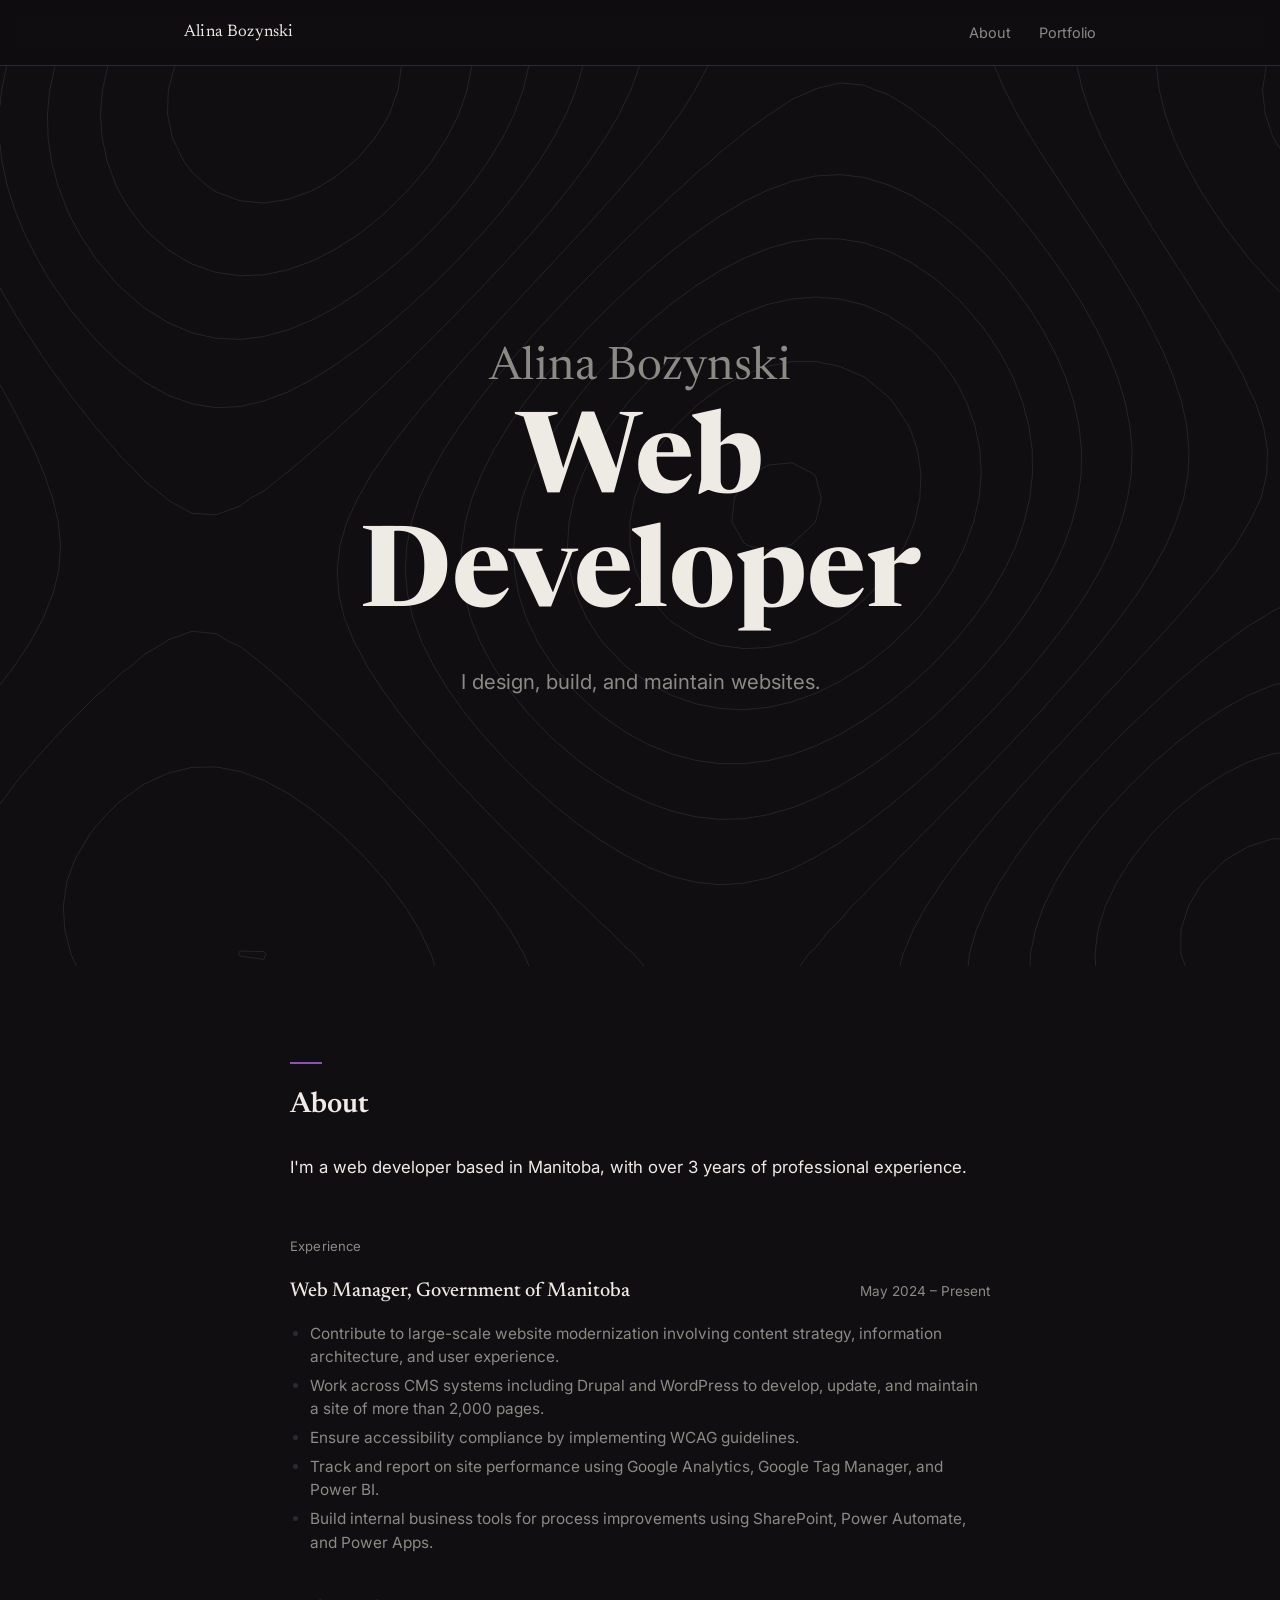
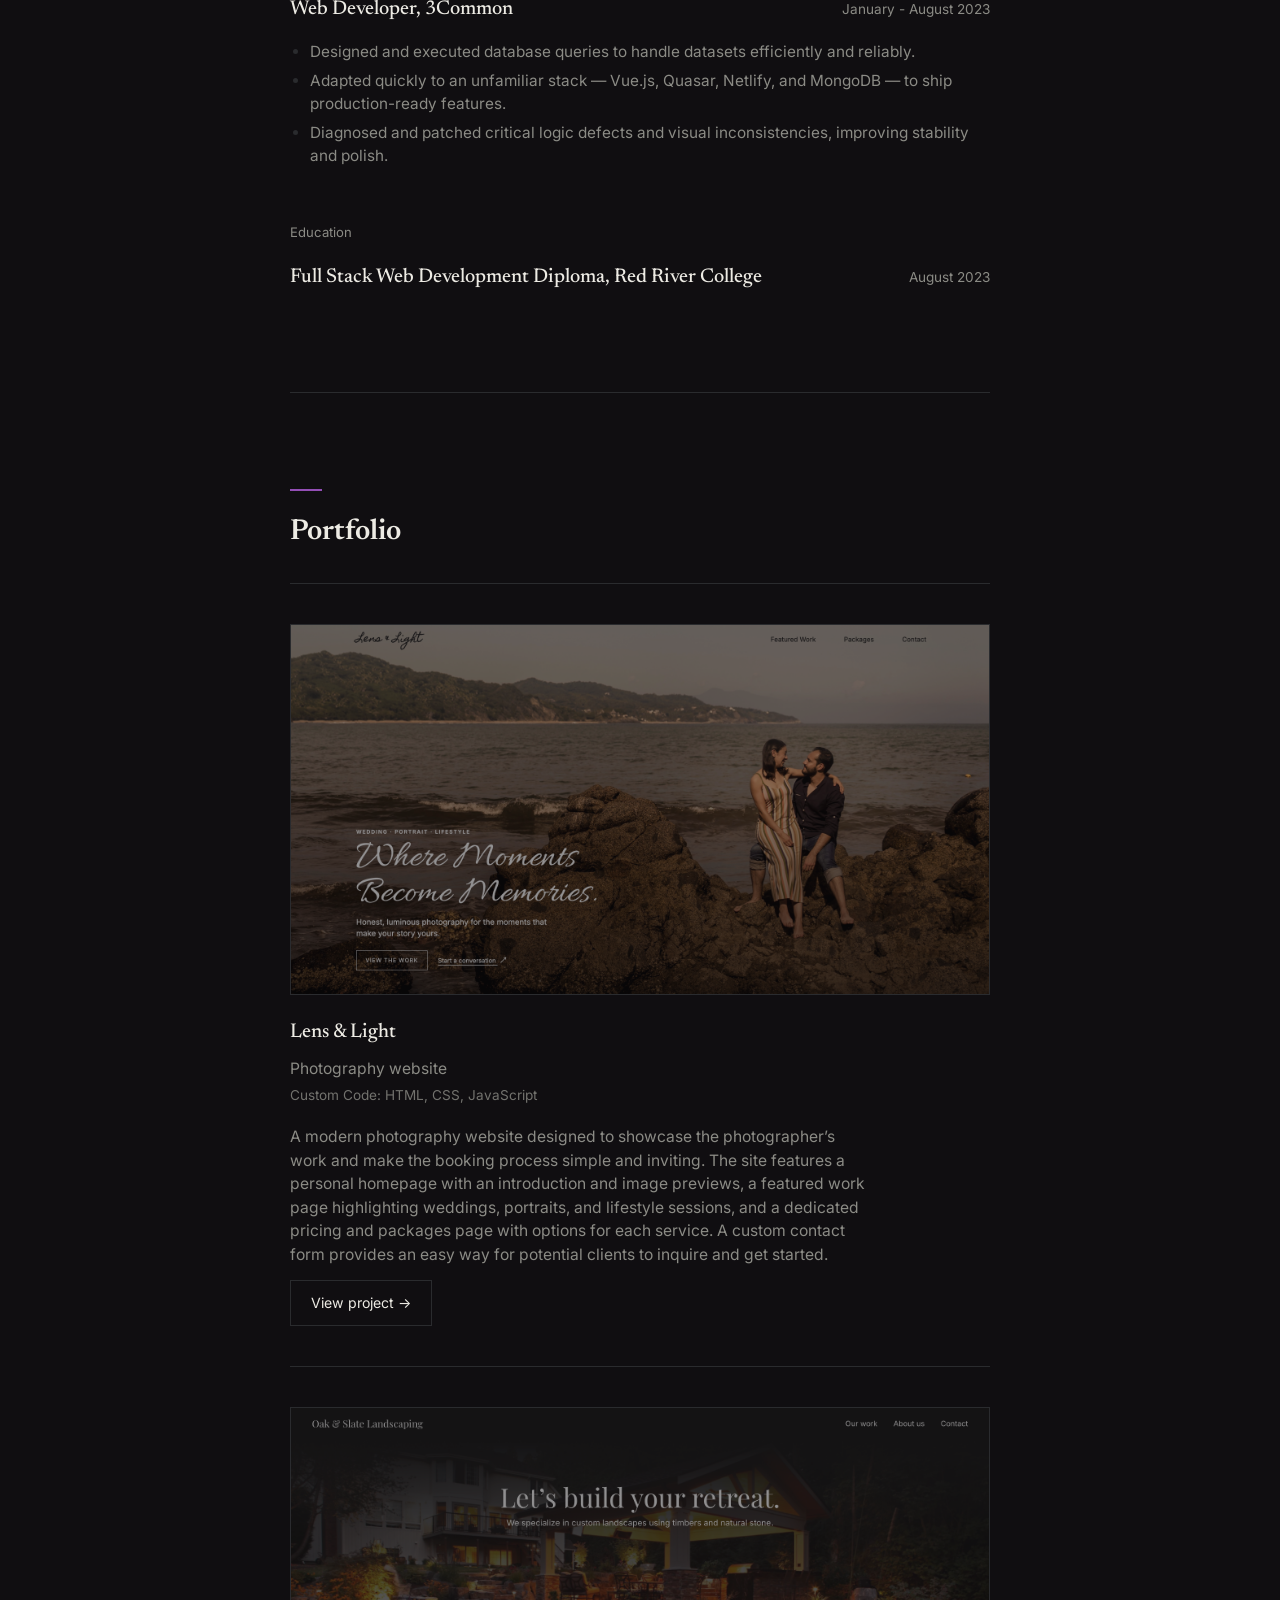
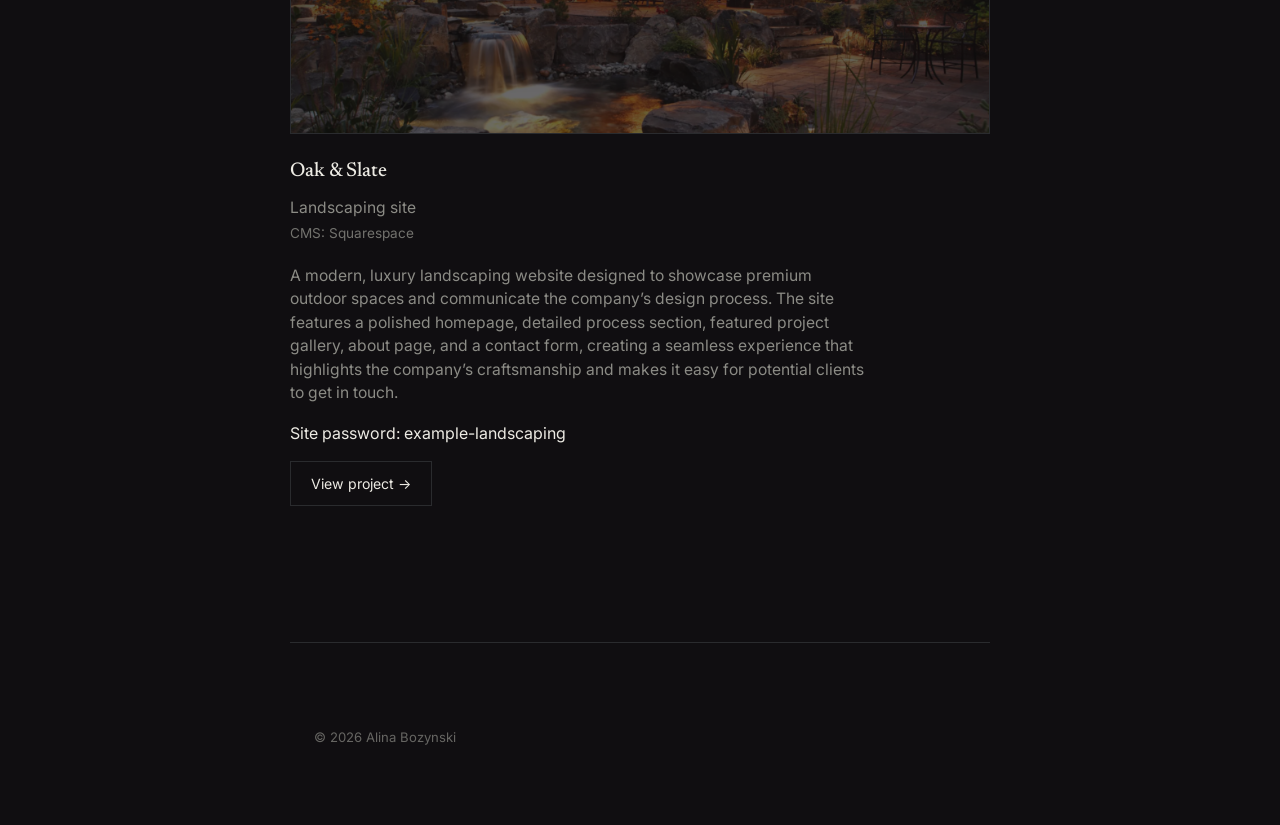
<file: index.html>
<!DOCTYPE html>
<html lang="en">
<head>
  <meta charset="UTF-8">
  <meta name="viewport" content="width=device-width, initial-scale=1.0">
  <title>Alina Bozynski — Web Developer</title>
  <meta name="description" content="Alina Bozynski, web developer — website design, development, analytics, and CMS.">
  <link rel="preconnect" href="https://fonts.googleapis.com">
  <link rel="preconnect" href="https://fonts.gstatic.com" crossorigin>
  <link href="https://fonts.googleapis.com/css2?family=Newsreader:ital,wght@0,400;0,500;0,600;0,700;1,400&family=Inter:wght@400;500;600&display=swap" rel="stylesheet">
  <link rel="stylesheet" href="styles.css" >
</head>
<body>

<nav>
  <div class="nav-inner">
    <a class="nav-name" href="#">Alina Bozynski</a>
    <div class="nav-links">
      <a href="#about">About</a>
      <a href="#portfolio">Portfolio</a>
    </div>
  </div>
</nav>

<section class="hero" id="hero">
  <canvas id="contour-canvas" aria-hidden="true"></canvas>
  <div class="hero-inner">
    <p class="hero-name">Alina Bozynski</p>
    <h1 class="hero-title">Web Developer</h1>
    <p class="hero-line">I design, build, and maintain websites.</p>
  </div>
  <div class="scroll-cue"></div>
</section>

<main>
  <section id="about">
    <div class="section-mark"></div>
    <h2>About</h2>
    <p class="bio">I'm a web developer based in Manitoba, with over 3 years of professional experience.</p>

    <p class="subhead">Experience</p>

    <div class="role">
      <div class="role-head">
        <h3>Web Manager, Government of Manitoba</h3>
        <span class="role-dates">May 2024 – Present</span>
      </div>
      <ul>
        <li>Contribute to large-scale website modernization involving content strategy, information architecture, and user experience.</li>
        <li>Work across CMS systems including Drupal and WordPress to develop, update, and maintain a site of more than 2,000 pages.</li>
        <li>Ensure accessibility compliance by implementing WCAG guidelines.</li>
        <li>Track and report on site performance using Google Analytics, Google Tag Manager, and Power BI.</li>
        <li>Build internal business tools for process improvements using SharePoint, Power Automate, and Power Apps.</li>
      </ul>
    </div>

    <div class="role">
      <div class="role-head">
        <h3>Web Developer, 3Common</h3>
        <span class="role-dates">January - August 2023</span>
      </div>
      <ul>
        <li>Designed and executed database queries to handle datasets efficiently and reliably.</li>
        <li>Adapted quickly to an unfamiliar stack — Vue.js, Quasar, Netlify, and MongoDB — to ship production-ready features.</li>
        <li>Diagnosed and patched critical logic defects and visual inconsistencies, improving stability and polish.</li>
      </ul>
    </div>

    <p class="subhead">Education</p>
    <div class="edu-item">
      <h3>Full Stack Web Development Diploma, Red River College</h3>
      <span class="edu-dates">August 2023</span>
    </div>
  </section>

  <section id="portfolio">
    <div class="section-mark"></div>
    <h2>Portfolio</h2>

    <div class="project">
      <div class="project-media"><span><img src="images/lens-and-light.png"></span></div>
      <h3>Lens &amp; Light</h3>
      <p class="project-desc type">Photography website</p>
      <p class="project-stack">Custom Code: HTML, CSS, JavaScript</p>
      <p class="project-desc">A modern photography website designed to showcase the photographer’s work and make the booking process simple and inviting. The site features a personal homepage with an introduction and image previews, a featured work page highlighting weddings, portraits, and lifestyle sessions, and a dedicated pricing and packages page with options for each service. A custom contact form provides an easy way for potential clients to inquire and get started.</p>
      <a class="btn" href="https://alinabozynski.github.io/Lens-Light-Photography/" target="_blank">View project -></a>
    </div>

    <div class="project">
      <div class="project-media"><span><img src="images/oak-and-slate.png"></span></div>
      <h3>Oak & Slate</h3>
      <p class="project-desc type">Landscaping site</p>
      <p class="project-stack">CMS: Squarespace</p>
      <p class="project-desc">
        A modern, luxury landscaping website designed to showcase premium outdoor spaces and communicate the company’s 
        design process. The site features a polished homepage, detailed process section, featured project gallery, about 
        page, and a contact form, creating a seamless experience that highlights the company’s craftsmanship and makes 
        it easy for potential clients to get in touch.
      </p>
      <p>Site password: example-landscaping</p>
      <a class="btn" href="https://coyote-greyhound-a3ay.squarespace.com" target="_blank">View project -></a>
    </div>

  </section>
</main>

<footer>
  <p class="footer-meta">&copy; 2026 Alina Bozynski</p>
</footer>

<script>
(function(){
  var canvas = document.getElementById('contour-canvas');
  var hero = document.getElementById('hero');
  var ctx = canvas.getContext('2d');
  var reduceMotion = window.matchMedia('(prefers-reduced-motion: reduce)').matches;

  var W = 0, H = 0, DPR = 1, cols = 0, rows = 0;
  var cellSize = 24;
  var heights = new Float32Array(0);

  var levels = [];
  (function buildLevels(){
    for (var L = -2.4; L <= 2.6; L += 0.35) levels.push(L);
  })();

  function resize(){
    var rect = hero.getBoundingClientRect();
    W = rect.width;
    H = rect.height;
    DPR = Math.min(window.devicePixelRatio || 1, 2);
    canvas.width = Math.floor(W * DPR);
    canvas.height = Math.floor(H * DPR);
    canvas.style.width = W + 'px';
    canvas.style.height = H + 'px';
    ctx.setTransform(DPR, 0, 0, DPR, 0, 0);
    cols = Math.ceil(W / cellSize);
    rows = Math.ceil(H / cellSize);
    heights = new Float32Array((cols + 1) * (rows + 1));
  }

  var mouseClientX = -9999, mouseClientY = -9999;
  var mouseLocalX = -9999, mouseLocalY = -9999;
  var mouseStrength = 0;

  function onMove(e){
    var p = (e.touches && e.touches[0]) ? e.touches[0] : e;
    mouseClientX = p.clientX;
    mouseClientY = p.clientY;
    ensureLoop();
  }
  window.addEventListener('pointermove', onMove, { passive: true });
  window.addEventListener('touchmove', onMove, { passive: true });
  document.addEventListener('mouseleave', function(){
    mouseClientX = -9999;
    mouseClientY = -9999;
    ensureLoop();
  });

  function computeHeights(){
    var idx = 0;
    for (var j = 0; j <= rows; j++){
      var y = j * cellSize;
      for (var i = 0; i <= cols; i++, idx++){
        var x = i * cellSize;
        var h = Math.sin(x * 0.006) * 0.9 +
                Math.cos(y * 0.007) * 0.7 +
                Math.sin((x + y) * 0.004) * 0.5;
        var dx = x - mouseLocalX, dy = y - mouseLocalY;
        var d2 = dx * dx + dy * dy;
        h += mouseStrength * 2.2 * Math.exp(-d2 / (2 * 160 * 160));
        heights[idx] = h;
      }
    }
  }

  function draw(){
    ctx.clearRect(0, 0, W, H);
    ctx.beginPath();
    ctx.strokeStyle = 'rgba(237, 235, 228, 0.11)';
    ctx.lineWidth = 1;

    var stride = cols + 1;
    var lo = levels[0], hi = levels[levels.length - 1];

    for (var j = 0; j < rows; j++){
      var y0 = j * cellSize, y1 = y0 + cellSize;
      var rowOff = j * stride, rowOffNext = (j + 1) * stride;
      for (var i = 0; i < cols; i++){
        var x0 = i * cellSize, x1 = x0 + cellSize;
        var tl = heights[rowOff + i];
        var tr = heights[rowOff + i + 1];
        var br = heights[rowOffNext + i + 1];
        var bl = heights[rowOffNext + i];

        var cmin = Math.min(tl, tr, br, bl);
        var cmax = Math.max(tl, tr, br, bl);
        if (cmax < lo || cmin > hi) continue;

        for (var k = 0; k < levels.length; k++){
          var level = levels[k];
          if (level < cmin || level > cmax) continue;

          var idx = 0;
          if (tl > level) idx |= 8;
          if (tr > level) idx |= 4;
          if (br > level) idx |= 2;
          if (bl > level) idx |= 1;
          if (idx === 0 || idx === 15) continue;

          var tx, ty, rx, ry, bx, by, lx, ly, tt;

          switch (idx){
            case 1: case 14:
              tt = (level - tl) / (bl - tl); lx = x0; ly = y0 + tt * (y1 - y0);
              tt = (level - bl) / (br - bl); bx = x0 + tt * (x1 - x0); by = y1;
              ctx.moveTo(lx, ly); ctx.lineTo(bx, by);
              break;
            case 2: case 13:
              tt = (level - bl) / (br - bl); bx = x0 + tt * (x1 - x0); by = y1;
              tt = (level - tr) / (br - tr); rx = x1; ry = y0 + tt * (y1 - y0);
              ctx.moveTo(bx, by); ctx.lineTo(rx, ry);
              break;
            case 3: case 12:
              tt = (level - tl) / (bl - tl); lx = x0; ly = y0 + tt * (y1 - y0);
              tt = (level - tr) / (br - tr); rx = x1; ry = y0 + tt * (y1 - y0);
              ctx.moveTo(lx, ly); ctx.lineTo(rx, ry);
              break;
            case 4: case 11:
              tt = (level - tl) / (tr - tl); tx = x0 + tt * (x1 - x0); ty = y0;
              tt = (level - tr) / (br - tr); rx = x1; ry = y0 + tt * (y1 - y0);
              ctx.moveTo(tx, ty); ctx.lineTo(rx, ry);
              break;
            case 6: case 9:
              tt = (level - tl) / (tr - tl); tx = x0 + tt * (x1 - x0); ty = y0;
              tt = (level - bl) / (br - bl); bx = x0 + tt * (x1 - x0); by = y1;
              ctx.moveTo(tx, ty); ctx.lineTo(bx, by);
              break;
            case 7: case 8:
              tt = (level - tl) / (tr - tl); tx = x0 + tt * (x1 - x0); ty = y0;
              tt = (level - tl) / (bl - tl); lx = x0; ly = y0 + tt * (y1 - y0);
              ctx.moveTo(tx, ty); ctx.lineTo(lx, ly);
              break;
            case 5:
              tt = (level - tl) / (tr - tl); tx = x0 + tt * (x1 - x0); ty = y0;
              tt = (level - tl) / (bl - tl); lx = x0; ly = y0 + tt * (y1 - y0);
              tt = (level - bl) / (br - bl); bx = x0 + tt * (x1 - x0); by = y1;
              tt = (level - tr) / (br - tr); rx = x1; ry = y0 + tt * (y1 - y0);
              ctx.moveTo(tx, ty); ctx.lineTo(lx, ly);
              ctx.moveTo(bx, by); ctx.lineTo(rx, ry);
              break;
            case 10:
              tt = (level - tl) / (tr - tl); tx = x0 + tt * (x1 - x0); ty = y0;
              tt = (level - tr) / (br - tr); rx = x1; ry = y0 + tt * (y1 - y0);
              tt = (level - bl) / (br - bl); bx = x0 + tt * (x1 - x0); by = y1;
              tt = (level - tl) / (bl - tl); lx = x0; ly = y0 + tt * (y1 - y0);
              ctx.moveTo(tx, ty); ctx.lineTo(rx, ry);
              ctx.moveTo(bx, by); ctx.lineTo(lx, ly);
              break;
          }
        }
      }
    }
    ctx.stroke();
  }

  var rafId = null;

  function ensureLoop(){
    if (!reduceMotion && rafId === null) rafId = requestAnimationFrame(frame);
  }

  function frame(){
    rafId = null;

    var rect = hero.getBoundingClientRect();
    var targetX = mouseClientX - rect.left;
    var targetY = mouseClientY - rect.top;
    var active = targetX > -120 && targetX < W + 120 && targetY > -120 && targetY < H + 120;

    mouseStrength += ((active ? 1 : 0) - mouseStrength) * 0.06;
    mouseLocalX += (targetX - mouseLocalX) * 0.12;
    mouseLocalY += (targetY - mouseLocalY) * 0.12;

    computeHeights();
    draw();

    if (!reduceMotion && (active || mouseStrength > 0.001)) {
      rafId = requestAnimationFrame(frame);
    }
  }

  var resizeTimer;
  window.addEventListener('resize', function(){
    clearTimeout(resizeTimer);
    resizeTimer = setTimeout(function(){
      resize();
      computeHeights();
      draw();
    }, 150);
  });

  resize();
  computeHeights();
  draw();
})();
</script>

</body>
</html>
</file>
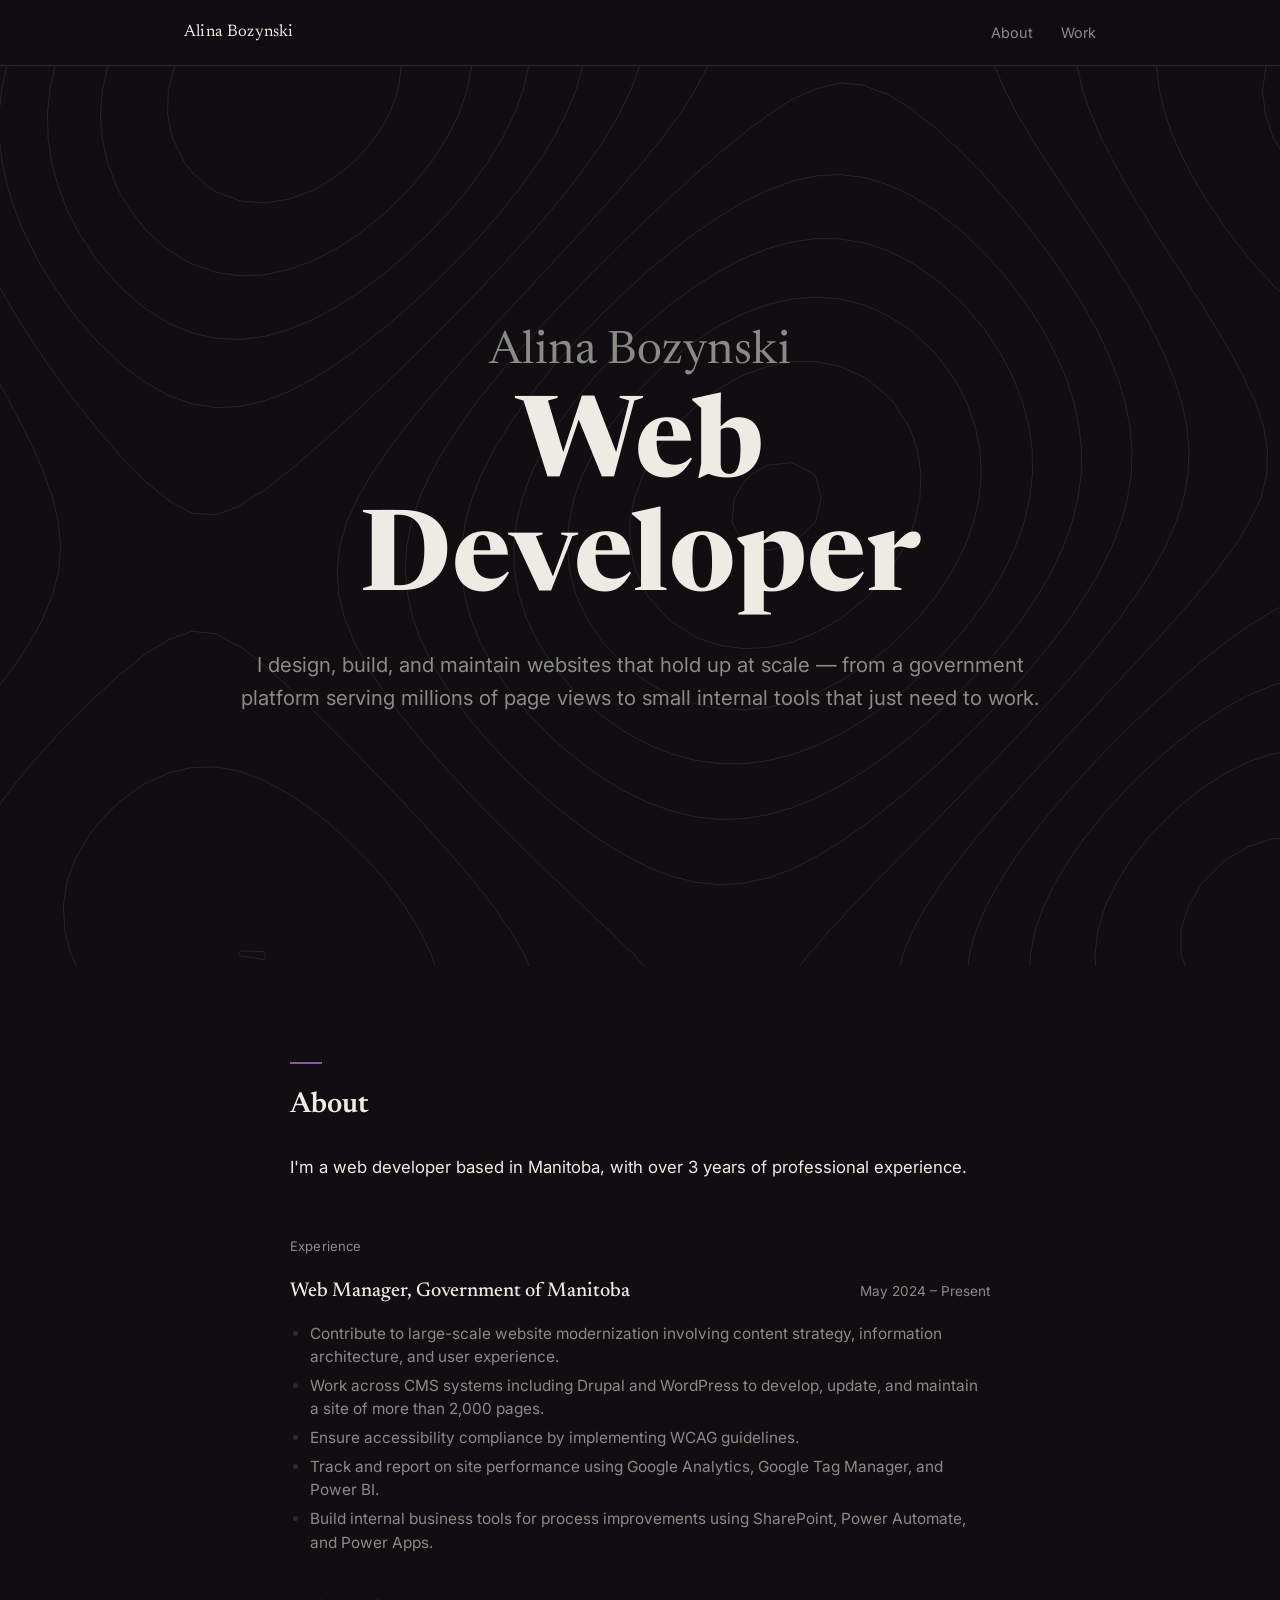
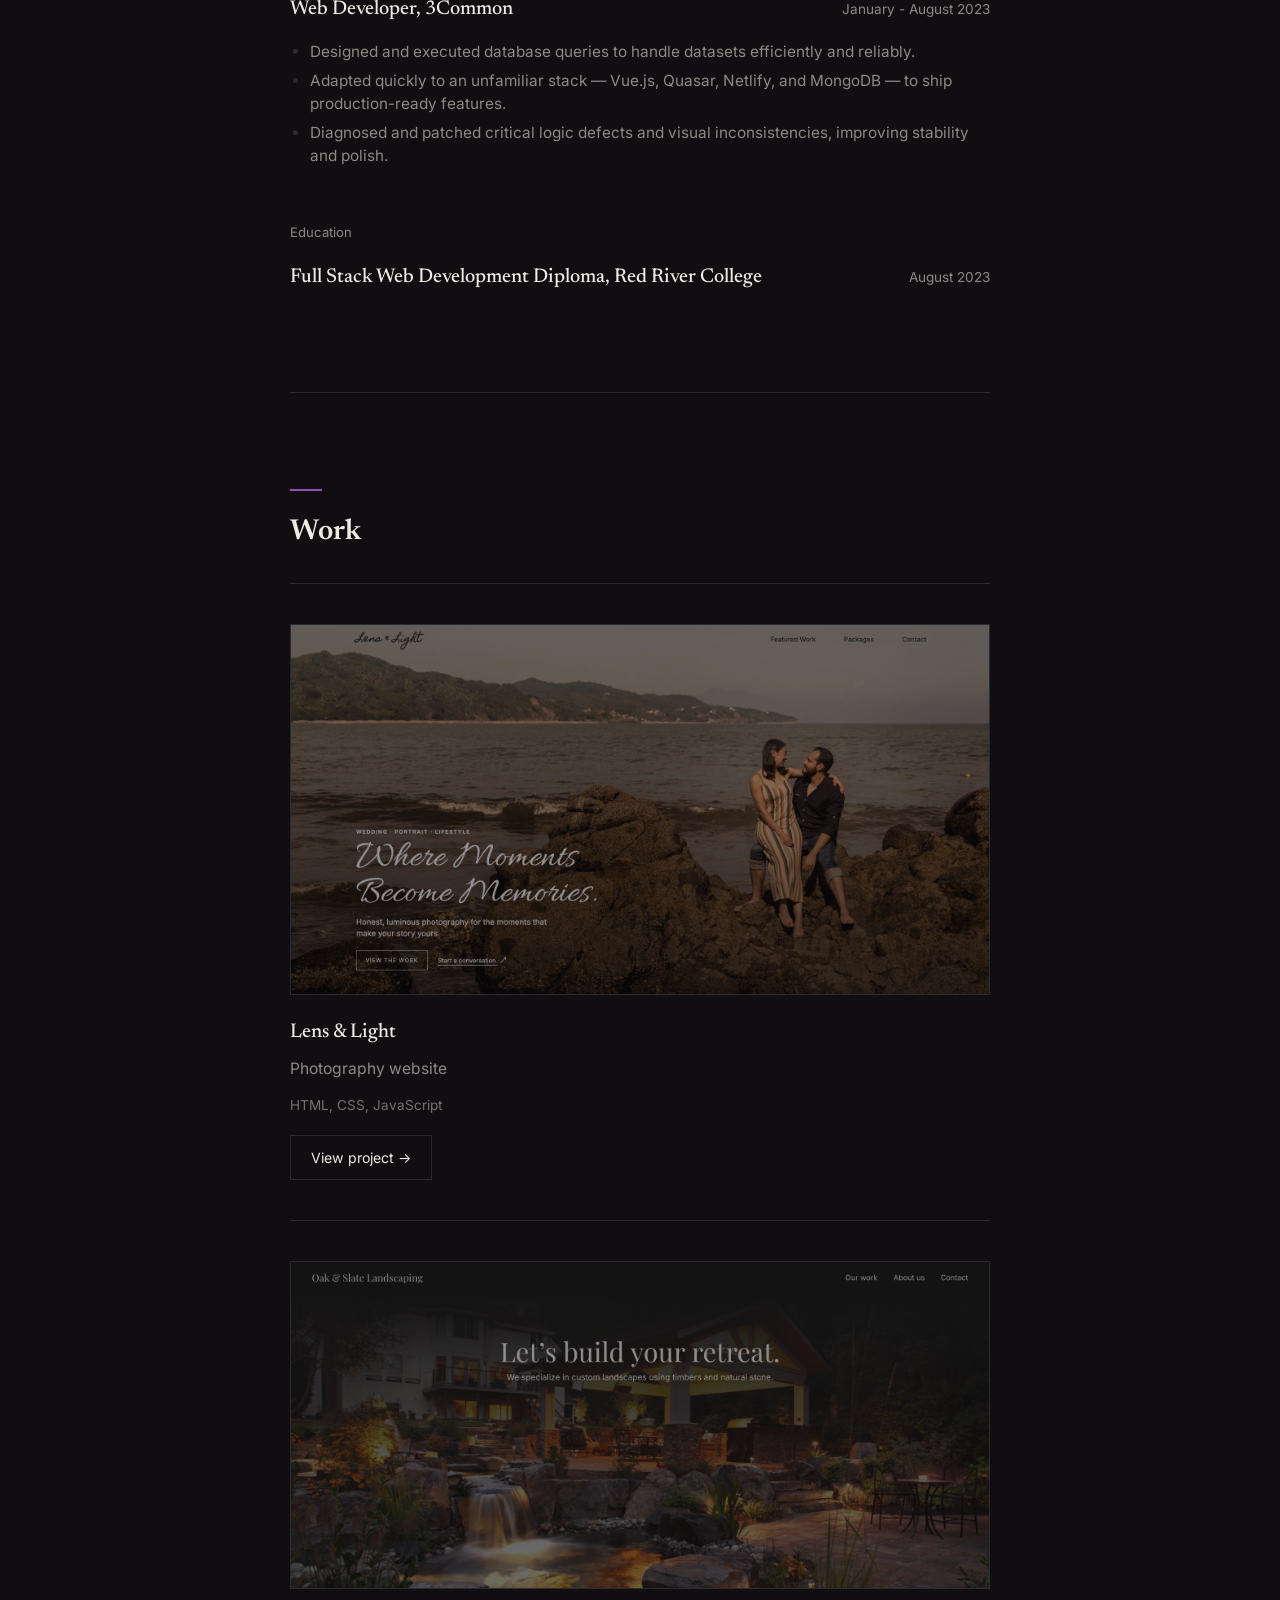
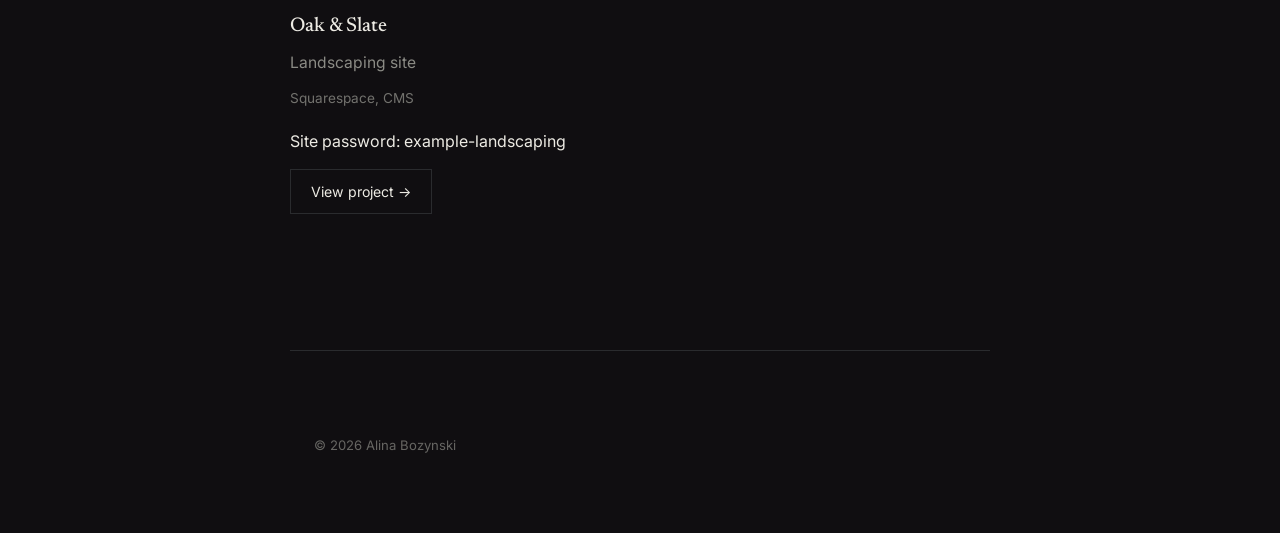
<file: alina-bozynski-portfolio.html>
<!DOCTYPE html>
<html lang="en">
<head>
  <meta charset="UTF-8">
  <meta name="viewport" content="width=device-width, initial-scale=1.0">
  <title>Alina Bozynski — Web Developer</title>
  <meta name="description" content="Alina Bozynski, web developer — website design, development, analytics, and CMS.">
  <link rel="preconnect" href="https://fonts.googleapis.com">
  <link rel="preconnect" href="https://fonts.gstatic.com" crossorigin>
  <link href="https://fonts.googleapis.com/css2?family=Newsreader:ital,wght@0,400;0,500;0,600;0,700;1,400&family=Inter:wght@400;500;600&display=swap" rel="stylesheet">
  <link rel="stylesheet" href="styles.css" >
</head>
<body>

<nav>
  <div class="nav-inner">
    <a class="nav-name" href="#">Alina Bozynski</a>
    <div class="nav-links">
      <a href="#about">About</a>
      <a href="#work">Work</a>
    </div>
  </div>
</nav>

<section class="hero" id="hero">
  <canvas id="contour-canvas" aria-hidden="true"></canvas>
  <div class="hero-inner">
    <p class="hero-name">Alina Bozynski</p>
    <h1 class="hero-title">Web Developer</h1>
    <p class="hero-line">I design, build, and maintain websites that hold up at scale — from a government platform serving millions of page views to small internal tools that just need to work.</p>
  </div>
  <div class="scroll-cue"></div>
</section>

<main>
  <section id="about">
    <div class="section-mark"></div>
    <h2>About</h2>
    <p class="bio">I'm a web developer based in Manitoba, with over 3 years of professional experience.</p>

    <p class="subhead">Experience</p>

    <div class="role">
      <div class="role-head">
        <h3>Web Manager, Government of Manitoba</h3>
        <span class="role-dates">May 2024 – Present</span>
      </div>
      <ul>
        <li>Contribute to large-scale website modernization involving content strategy, information architecture, and user experience.</li>
        <li>Work across CMS systems including Drupal and WordPress to develop, update, and maintain a site of more than 2,000 pages.</li>
        <li>Ensure accessibility compliance by implementing WCAG guidelines.</li>
        <li>Track and report on site performance using Google Analytics, Google Tag Manager, and Power BI.</li>
        <li>Build internal business tools for process improvements using SharePoint, Power Automate, and Power Apps.</li>
      </ul>
    </div>

    <div class="role">
      <div class="role-head">
        <h3>Web Developer, 3Common</h3>
        <span class="role-dates">January - August 2023</span>
      </div>
      <ul>
        <li>Designed and executed database queries to handle datasets efficiently and reliably.</li>
        <li>Adapted quickly to an unfamiliar stack — Vue.js, Quasar, Netlify, and MongoDB — to ship production-ready features.</li>
        <li>Diagnosed and patched critical logic defects and visual inconsistencies, improving stability and polish.</li>
      </ul>
    </div>

    <p class="subhead">Education</p>
    <div class="edu-item">
      <h3>Full Stack Web Development Diploma, Red River College</h3>
      <span class="edu-dates">August 2023</span>
    </div>
  </section>

  <section id="work">
    <div class="section-mark"></div>
    <h2>Work</h2>

    <div class="project">
      <div class="project-media"><span><img src="images/lens-and-light.png"></span></div>
      <h3>Lens &amp; Light</h3>
      <p class="project-desc">Photography website</p>
      <p class="project-stack">HTML, CSS, JavaScript</p>
      <a class="btn" href="https://alinabozynski.github.io/Lens-Light-Photography/" target="_blank">View project -></a>
    </div>

    <div class="project">
      <div class="project-media"><span><img src="images/oak-and-slate.png"></span></div>
      <h3>Oak & Slate</h3>
      <p class="project-desc">Landscaping site</p>
      <p class="project-stack">Squarespace, CMS</p>
      <p>Site password: example-landscaping</p>
      <a class="btn" href="https://coyote-greyhound-a3ay.squarespace.com" target="_blank">View project -></a>
    </div>

  </section>
</main>

<footer>
  <p class="footer-meta">&copy; 2026 Alina Bozynski</p>
</footer>

<script>
(function(){
  var canvas = document.getElementById('contour-canvas');
  var hero = document.getElementById('hero');
  var ctx = canvas.getContext('2d');
  var reduceMotion = window.matchMedia('(prefers-reduced-motion: reduce)').matches;

  var W = 0, H = 0, DPR = 1, cols = 0, rows = 0;
  var cellSize = 24;
  var heights = new Float32Array(0);

  var levels = [];
  (function buildLevels(){
    for (var L = -2.4; L <= 2.6; L += 0.35) levels.push(L);
  })();

  function resize(){
    var rect = hero.getBoundingClientRect();
    W = rect.width;
    H = rect.height;
    DPR = Math.min(window.devicePixelRatio || 1, 2);
    canvas.width = Math.floor(W * DPR);
    canvas.height = Math.floor(H * DPR);
    canvas.style.width = W + 'px';
    canvas.style.height = H + 'px';
    ctx.setTransform(DPR, 0, 0, DPR, 0, 0);
    cols = Math.ceil(W / cellSize);
    rows = Math.ceil(H / cellSize);
    heights = new Float32Array((cols + 1) * (rows + 1));
  }

  var mouseClientX = -9999, mouseClientY = -9999;
  var mouseLocalX = -9999, mouseLocalY = -9999;
  var mouseStrength = 0;

  function onMove(e){
    var p = (e.touches && e.touches[0]) ? e.touches[0] : e;
    mouseClientX = p.clientX;
    mouseClientY = p.clientY;
    ensureLoop();
  }
  window.addEventListener('pointermove', onMove, { passive: true });
  window.addEventListener('touchmove', onMove, { passive: true });
  document.addEventListener('mouseleave', function(){
    mouseClientX = -9999;
    mouseClientY = -9999;
    ensureLoop();
  });

  function computeHeights(){
    var idx = 0;
    for (var j = 0; j <= rows; j++){
      var y = j * cellSize;
      for (var i = 0; i <= cols; i++, idx++){
        var x = i * cellSize;
        var h = Math.sin(x * 0.006) * 0.9 +
                Math.cos(y * 0.007) * 0.7 +
                Math.sin((x + y) * 0.004) * 0.5;
        var dx = x - mouseLocalX, dy = y - mouseLocalY;
        var d2 = dx * dx + dy * dy;
        h += mouseStrength * 2.2 * Math.exp(-d2 / (2 * 160 * 160));
        heights[idx] = h;
      }
    }
  }

  function draw(){
    ctx.clearRect(0, 0, W, H);
    ctx.beginPath();
    ctx.strokeStyle = 'rgba(237, 235, 228, 0.11)';
    ctx.lineWidth = 1;

    var stride = cols + 1;
    var lo = levels[0], hi = levels[levels.length - 1];

    for (var j = 0; j < rows; j++){
      var y0 = j * cellSize, y1 = y0 + cellSize;
      var rowOff = j * stride, rowOffNext = (j + 1) * stride;
      for (var i = 0; i < cols; i++){
        var x0 = i * cellSize, x1 = x0 + cellSize;
        var tl = heights[rowOff + i];
        var tr = heights[rowOff + i + 1];
        var br = heights[rowOffNext + i + 1];
        var bl = heights[rowOffNext + i];

        var cmin = Math.min(tl, tr, br, bl);
        var cmax = Math.max(tl, tr, br, bl);
        if (cmax < lo || cmin > hi) continue;

        for (var k = 0; k < levels.length; k++){
          var level = levels[k];
          if (level < cmin || level > cmax) continue;

          var idx = 0;
          if (tl > level) idx |= 8;
          if (tr > level) idx |= 4;
          if (br > level) idx |= 2;
          if (bl > level) idx |= 1;
          if (idx === 0 || idx === 15) continue;

          var tx, ty, rx, ry, bx, by, lx, ly, tt;

          switch (idx){
            case 1: case 14:
              tt = (level - tl) / (bl - tl); lx = x0; ly = y0 + tt * (y1 - y0);
              tt = (level - bl) / (br - bl); bx = x0 + tt * (x1 - x0); by = y1;
              ctx.moveTo(lx, ly); ctx.lineTo(bx, by);
              break;
            case 2: case 13:
              tt = (level - bl) / (br - bl); bx = x0 + tt * (x1 - x0); by = y1;
              tt = (level - tr) / (br - tr); rx = x1; ry = y0 + tt * (y1 - y0);
              ctx.moveTo(bx, by); ctx.lineTo(rx, ry);
              break;
            case 3: case 12:
              tt = (level - tl) / (bl - tl); lx = x0; ly = y0 + tt * (y1 - y0);
              tt = (level - tr) / (br - tr); rx = x1; ry = y0 + tt * (y1 - y0);
              ctx.moveTo(lx, ly); ctx.lineTo(rx, ry);
              break;
            case 4: case 11:
              tt = (level - tl) / (tr - tl); tx = x0 + tt * (x1 - x0); ty = y0;
              tt = (level - tr) / (br - tr); rx = x1; ry = y0 + tt * (y1 - y0);
              ctx.moveTo(tx, ty); ctx.lineTo(rx, ry);
              break;
            case 6: case 9:
              tt = (level - tl) / (tr - tl); tx = x0 + tt * (x1 - x0); ty = y0;
              tt = (level - bl) / (br - bl); bx = x0 + tt * (x1 - x0); by = y1;
              ctx.moveTo(tx, ty); ctx.lineTo(bx, by);
              break;
            case 7: case 8:
              tt = (level - tl) / (tr - tl); tx = x0 + tt * (x1 - x0); ty = y0;
              tt = (level - tl) / (bl - tl); lx = x0; ly = y0 + tt * (y1 - y0);
              ctx.moveTo(tx, ty); ctx.lineTo(lx, ly);
              break;
            case 5:
              tt = (level - tl) / (tr - tl); tx = x0 + tt * (x1 - x0); ty = y0;
              tt = (level - tl) / (bl - tl); lx = x0; ly = y0 + tt * (y1 - y0);
              tt = (level - bl) / (br - bl); bx = x0 + tt * (x1 - x0); by = y1;
              tt = (level - tr) / (br - tr); rx = x1; ry = y0 + tt * (y1 - y0);
              ctx.moveTo(tx, ty); ctx.lineTo(lx, ly);
              ctx.moveTo(bx, by); ctx.lineTo(rx, ry);
              break;
            case 10:
              tt = (level - tl) / (tr - tl); tx = x0 + tt * (x1 - x0); ty = y0;
              tt = (level - tr) / (br - tr); rx = x1; ry = y0 + tt * (y1 - y0);
              tt = (level - bl) / (br - bl); bx = x0 + tt * (x1 - x0); by = y1;
              tt = (level - tl) / (bl - tl); lx = x0; ly = y0 + tt * (y1 - y0);
              ctx.moveTo(tx, ty); ctx.lineTo(rx, ry);
              ctx.moveTo(bx, by); ctx.lineTo(lx, ly);
              break;
          }
        }
      }
    }
    ctx.stroke();
  }

  var rafId = null;

  function ensureLoop(){
    if (!reduceMotion && rafId === null) rafId = requestAnimationFrame(frame);
  }

  function frame(){
    rafId = null;

    var rect = hero.getBoundingClientRect();
    var targetX = mouseClientX - rect.left;
    var targetY = mouseClientY - rect.top;
    var active = targetX > -120 && targetX < W + 120 && targetY > -120 && targetY < H + 120;

    mouseStrength += ((active ? 1 : 0) - mouseStrength) * 0.06;
    mouseLocalX += (targetX - mouseLocalX) * 0.12;
    mouseLocalY += (targetY - mouseLocalY) * 0.12;

    computeHeights();
    draw();

    if (!reduceMotion && (active || mouseStrength > 0.001)) {
      rafId = requestAnimationFrame(frame);
    }
  }

  var resizeTimer;
  window.addEventListener('resize', function(){
    clearTimeout(resizeTimer);
    resizeTimer = setTimeout(function(){
      resize();
      computeHeights();
      draw();
    }, 150);
  });

  resize();
  computeHeights();
  draw();
})();
</script>

</body>
</html>
</file>
<file: styles.css>
:root{
    --bg: #100e11;
    --bg-raised: #1a171b;
    --ink: #edebe4;
    --ink-muted: #8b8b85;
    --line: #2a2b2e;
    --accent: #934eb6;
    --serif: 'Newsreader', Georgia, 'Times New Roman', serif;
    --sans: 'Inter', -apple-system, BlinkMacSystemFont, 'Segoe UI', sans-serif;
    --content-width: 700px;
  }

  *{ box-sizing: border-box; }

  html{
    scroll-behavior: smooth;
    scroll-padding-top: 76px;
  }

  body{
    margin: 0;
    background: var(--bg);
    color: var(--ink);
    font-family: var(--sans);
    line-height: 1.5;
    -webkit-font-smoothing: antialiased;
    overflow-x: hidden;
  }

  a{ color: inherit; }

  a:focus-visible, button:focus-visible{
    outline: 2px solid var(--accent);
    outline-offset: 3px;
  }

  /* ---------- Nav ---------- */

  nav{
    position: sticky;
    top: 0;
    z-index: 50;
    background: rgba(16, 14, 17, 0.78);
    backdrop-filter: blur(10px);
    -webkit-backdrop-filter: blur(10px);
    border-bottom: 1px solid var(--line);
  }

  .nav-inner{
    max-width: 960px;
    margin: 0 auto;
    padding: 20px 24px;
    display: flex;
    align-items: center;
    justify-content: space-between;
  }

  .nav-name{
    font-family: var(--serif);
    font-size: 1.05rem;
    letter-spacing: 0.01em;
    text-decoration: none;
    color: var(--ink);
  }

  .nav-links{
    display: flex;
    gap: 28px;
  }

  .nav-links a{
    font-size: 0.9rem;
    text-decoration: none;
    color: var(--ink-muted);
    transition: color 0.2s ease;
  }

  .nav-links a:hover{ color: var(--ink); }

  /* ---------- Hero ---------- */

  .hero{
    position: relative;
    width: 100vw;
    max-width: none;
    margin-left: calc(50% - 50vw);
    margin-right: calc(50% - 50vw);
    min-height: 100vh;
    display: flex;
    align-items: center;
    justify-content: center;
    text-align: center;
    overflow: hidden;
    padding: 96px 24px;
  }

  .hero canvas{
    position: absolute;
    inset: 0;
    width: 100%;
    height: 100%;
    pointer-events: none;
    opacity: 0.9;
  }

  .hero-inner{
    position: relative;
    z-index: 1;
    max-width: 800px;
  }

  .hero-name{
    font-family: var(--serif);
    font-weight: 400;
    font-size: clamp(1.8rem, 3.6vw, 4.8rem);
    color: var(--ink-muted);
    margin: 0 0 6px;
    letter-spacing: 0.01em;
  }

  .hero-title{
    font-family: var(--serif);
    font-weight: 700;
    font-size: clamp(2.7rem, 9vw, 7rem);
    line-height: 1.02;
    margin: 0 0 28px;
    color: var(--ink);
  }

  .hero-line{
    font-size: clamp(1.2rem, 1.6vw, 3.2rem);
    color: var(--ink-muted);
    margin: 0 auto;
    line-height: 1.6;
  }

  .scroll-cue{
    display: none;
    /* position: absolute;
    bottom: 36px;
    left: 50%;
    transform: translateX(-50%);
    width: 1px;
    height: 42px;
    background: linear-gradient(to bottom, transparent, var(--ink-muted));
    z-index: 1; */
  }

  /* ---------- Sections ---------- */

  main{
    padding: 0 24px;
  }

  section{
    max-width: var(--content-width);
    margin: 0 auto;
    padding: 96px 0;
  }

  section + section{
    border-top: 1px solid var(--line);
  }

  .section-mark{
    width: 32px;
    height: 2px;
    background: var(--accent);
    margin-bottom: 20px;
  }

  h2{
    font-family: var(--serif);
    font-weight: 600;
    font-size: 1.8rem;
    margin: 0 0 28px;
  }

  h3{
    font-family: var(--serif);
    font-weight: 500;
    font-size: 1.25rem;
    margin: 0 0 4px;
  }

  .bio{
    font-size: 1.05rem;
    color: var(--ink);
    max-width: 62ch;
    margin: 0 0 8px;
  }

  .subhead{
    font-family: var(--sans);
    font-size: 0.82rem;
    color: var(--ink-muted);
    text-transform: none;
    margin: 56px 0 20px;
    letter-spacing: 0.01em;
  }

  .role{
    margin-bottom: 40px;
  }

  .role-head{
    display: flex;
    justify-content: space-between;
    align-items: baseline;
    gap: 16px;
    flex-wrap: wrap;
  }

  .role-dates{
    font-size: 0.85rem;
    color: var(--ink-muted);
    white-space: nowrap;
  }

  .role ul{
    margin: 12px 0 0;
    padding-left: 20px;
    color: var(--ink-muted);
    font-size: 0.96rem;
  }

  .role li{
    margin-bottom: 6px;
  }

  .role li::marker{
    color: var(--line);
  }

  .edu-item{
    display: flex;
    justify-content: space-between;
    align-items: baseline;
    gap: 16px;
    flex-wrap: wrap;
  }

  .edu-dates{
    font-size: 0.85rem;
    color: var(--ink-muted);
    white-space: nowrap;
  }

  /* ---------- Work ---------- */

  .project{
    padding: 40px 0;
    border-top: 1px solid var(--line);
  }

  .project:first-of-type{
    border-top: none;
    padding-top: 0;
  }

  .project-media{
    width: 100%;
    /* aspect-ratio: 16 / 10; */
    /* background: var(--bg-raised); */
    border: 1px solid var(--line);
    margin-bottom: 22px;
    display: flex;
    align-items: center;
    justify-content: center;
    overflow: hidden;
  }

  .project-media img{
    width: 100%;
    height: 100%;
    object-fit: cover;
    display: block;
  }

  .project-media span{
    font-size: 0.8rem;
    color: var(--ink-muted);
    opacity: 0.55;
  }

  .project-desc{
    color: var(--ink-muted);
    font-size: 0.98rem;
    max-width: 58ch;
    margin: 10px 0 14px;
  }
  .project-desc.type {
    margin: 10px 0 4px;
  }

  .project-stack{
    font-size: 0.85rem;
    color: var(--ink-muted);
    opacity: 0.8;
    margin: 0 0 20px;
  }

  .btn{
    display: inline-block;
    font-family: var(--sans);
    font-size: 0.88rem;
    color: var(--ink);
    background: transparent;
    border: 1px solid var(--line);
    padding: 11px 20px;
    text-decoration: none;
    transition: border-color 0.2s ease, color 0.2s ease;
  }

  .btn:hover{
    border-color: var(--accent);
    color: var(--accent);
  }

  /* ---------- Footer ---------- */

  footer{
    max-width: var(--content-width);
    margin: 0 auto;
    padding: 72px 24px 64px;
    border-top: 1px solid var(--line);
  }

  footer h2{
    margin-bottom: 12px;
  }

  .footer-line{
    color: var(--ink-muted);
    margin-bottom: 24px;
    max-width: 50ch;
  }

  .footer-links{
    display: flex;
    gap: 24px;
    margin-bottom: 40px;
    flex-wrap: wrap;
  }

  .footer-links a{
    color: var(--ink);
    text-decoration: none;
    font-size: 0.95rem;
    border-bottom: 1px solid var(--line);
    padding-bottom: 2px;
    transition: border-color 0.2s ease, color 0.2s ease;
  }

  .footer-links a:hover{
    color: var(--accent);
    border-color: var(--accent);
  }

  .footer-meta{
    font-size: 0.82rem;
    color: var(--ink-muted);
    opacity: 0.7;
  }

  @media (max-width: 640px){
    section{ padding: 64px 0; }
    .role-head, .edu-item{ flex-direction: column; gap: 4px; }
    .nav-links{ gap: 18px; }
  }

  @media (max-width: 500px) {
    .hero-line{
      max-width: 300px;
    }
  }

  @media (prefers-reduced-motion: reduce){
    html{ scroll-behavior: auto; }
  }
</file>
